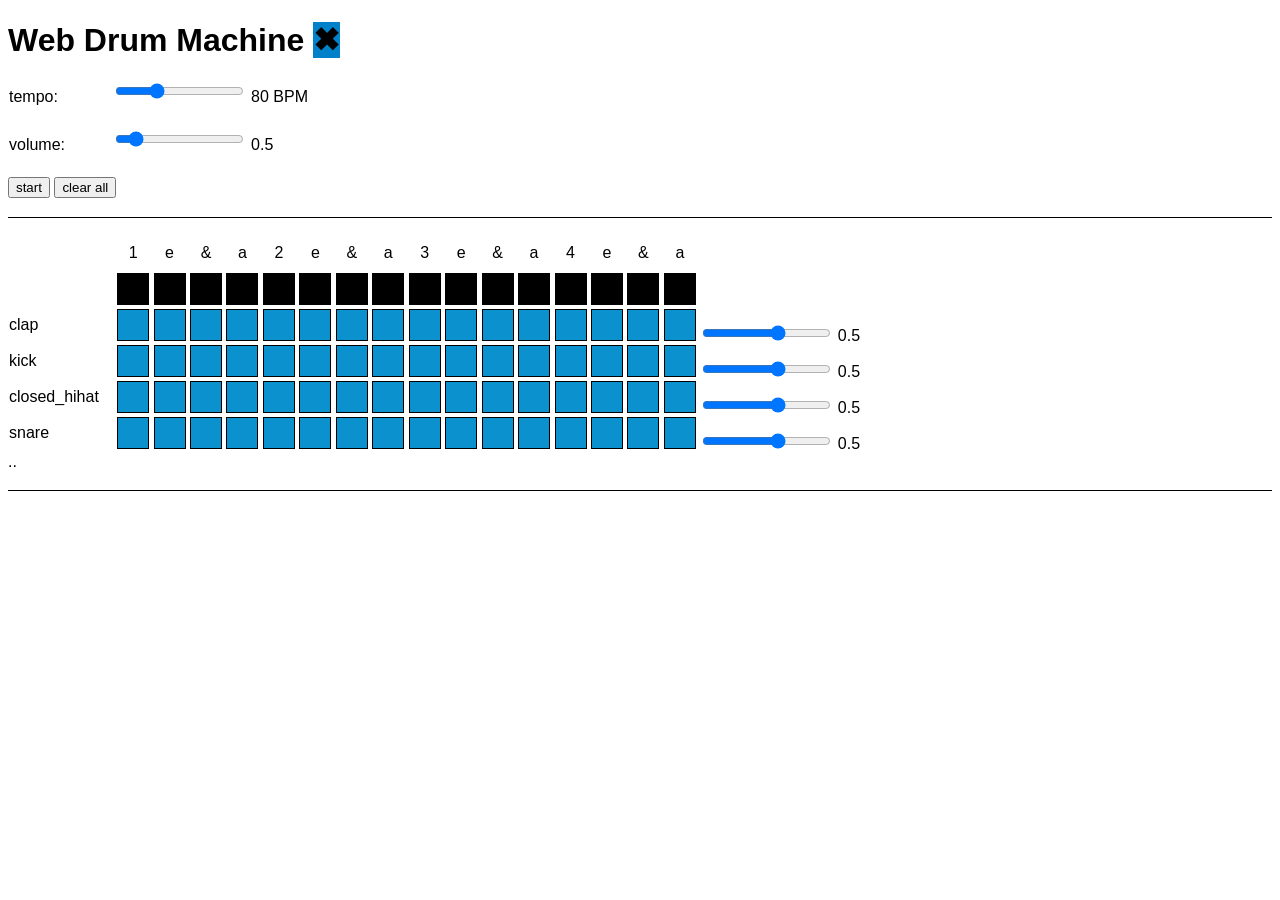
<file: index.html>
<!DOCTYPE html>
<html>
    <head>
        <meta charset="utf-8" />
        <title>web-project</title>
        <meta name="viewport" content="width=device-width, initial-scale=1">
        <link rel="stylesheet" type="text/css" media="screen" href="css/main.css" />
        <script src="libs/p5.js" type="text/javascript"></script>
        <script src="libs/p5.sound.js" type="text/javascript"></script>
        <script src="js/main.js" type="text/javascript" defer></script>
        <script src="js/rows.js" type="text/javascript" defer></script>
    
    </head>
    
    <body>
        <div id="controls">
            <h1>Web Drum Machine <span id="okc">✖</span></h1>
            <p><span class="centered_text">tempo: </span><input type="range" min="10" max="240" step="1" value="80" id="sliderBPM" > <span class="centered_text" id="valueBPM">80 BPM</span></p>
            <p><span class="centered_text">volume: </span><input type="range" min="0" max="5" step="0.2" value="0.5" id="volumeSlider" > <span class="centered_text" id="volumeValue">0.5</span></p>
            <span ><button id="playButton">start/stop</button> <button id="clearButton">clear all</button></span>
        </div>

        <div id ="NOSELECT">
            <div  id ="markings">
                <div class=centered_text></div>
                <div class=markings>1</div>
                <div class=markings>e</div>
                <div class=markings>&</div>
                <div class=markings>a</div>
                <div class=markings>2</div>
                <div class=markings>e</div>
                <div class=markings>&</div>
                <div class=markings>a</div>
                <div class=markings>3</div>
                <div class=markings>e</div>
                <div class=markings>&</div>
                <div class=markings>a</div>
                <div class=markings>4</div>
                <div class=markings>e</div>
                <div class=markings>&</div>
                <div class=markings>a</div>
            </div>
            <div  id ="progress_bar">
                <div class="centered_text"></div>
                <div id="prog0" class="progress_off pattern_0"></div>
                <div id="prog1" class="progress_off pattern_0"></div>
                <div id="prog2" class="progress_off pattern_0"></div>
                <div id="prog3" class="progress_off pattern_0"></div>
                <div id="prog4" class="progress_off pattern_0"></div>
                <div id="prog5" class="progress_off pattern_0"></div>
                <div id="prog6" class="progress_off pattern_0"></div>
                <div id="prog7" class="progress_off pattern_0"></div>
                <div id="prog8" class="progress_off pattern_0"></div>
                <div id="prog9" class="progress_off pattern_0"></div>
                <div id="prog10" class="progress_off pattern_0"></div>
                <div id="prog11" class="progress_off pattern_0"></div>
                <div id="prog12" class="progress_off pattern_0"></div>
                <div id="prog13" class="progress_off pattern_0"></div>
                <div id="prog14" class="progress_off pattern_0"></div>
                <div id="prog15" class="progress_off pattern_0"></div>
            </div>
            <div id ="pat1_container">
                <div id="pat1_name" class="centered_text">sample_name</div>
                <div id="p1_0" class="unclicked_box pattern_1"></div>
                <div id="p1_1" class="unclicked_box pattern_1"></div>
                <div id="p1_2" class="unclicked_box pattern_1"></div>
                <div id="p1_3" class="unclicked_box pattern_1"></div>
                <div id="p1_4" class="unclicked_box pattern_1 "></div>
                <div id="p1_5" class="unclicked_box pattern_1"></div>
                <div id="p1_6" class="unclicked_box pattern_1"></div>
                <div id="p1_7" class="unclicked_box pattern_1"></div>
                <div id="p1_8" class="unclicked_box pattern_1 "></div>
                <div id="p1_9" class="unclicked_box pattern_1"></div>
                <div id="p1_10" class="unclicked_box pattern_1"></div>
                <div id="p1_11" class="unclicked_box pattern_1"></div>
                <div id="p1_12" class="unclicked_box pattern_1 "></div>
                <div id="p1_13" class="unclicked_box pattern_1"></div>
                <div id="p1_14" class="unclicked_box pattern_1"></div>
                <div id="p1_15" class="unclicked_box pattern_1"></div>
                <input type="range" min="0" max="1" step="0.2" value="0.5" id="pat1VolumeSlider" >
                <span id="pat1VolumeValue">0.5</span>
            </div>
            <div id ="pat2_container">
                <div id="pat2_name" class="centered_text">sample_name</div>
                <div id="p2_0" class="unclicked_box pattern_2 "></div>
                <div id="p2_1" class="unclicked_box pattern_2"></div>
                <div id="p2_2" class="unclicked_box pattern_2"></div>
                <div id="p2_3" class="unclicked_box pattern_2"></div>
                <div id="p2_4" class="unclicked_box pattern_2 "></div>
                <div id="p2_5" class="unclicked_box pattern_2"></div>
                <div id="p2_6" class="unclicked_box pattern_2"></div>
                <div id="p2_7" class="unclicked_box pattern_2"></div>
                <div id="p2_8" class="unclicked_box pattern_2 "></div>
                <div id="p2_9" class="unclicked_box pattern_2"></div>
                <div id="p2_10" class="unclicked_box pattern_2"></div>
                <div id="p2_11" class="unclicked_box pattern_2"></div>
                <div id="p2_12" class="unclicked_box pattern_2 "></div>
                <div id="p2_13" class="unclicked_box pattern_2"></div>
                <div id="p2_14" class="unclicked_box pattern_2"></div>
                <div id="p2_15" class="unclicked_box pattern_2"></div> 
                <input type="range" min="0" max="1" step="0.2" value="0.5" id="pat2VolumeSlider" >
                <span id="pat2VolumeValue">0.5</span>
            </div>
            <div id ="pat3_container">
                <div id="pat3_name" class="centered_text">sample_name</div>
                <div id="p3_0" class="unclicked_box pattern_3 "></div>
                <div id="p3_1" class="unclicked_box pattern_3"></div>
                <div id="p3_2" class="unclicked_box pattern_3"></div>
                <div id="p3_3" class="unclicked_box pattern_3"></div>
                <div id="p3_4" class="unclicked_box pattern_3 "></div>
                <div id="p3_5" class="unclicked_box pattern_3"></div>
                <div id="p3_6" class="unclicked_box pattern_3"></div>
                <div id="p3_7" class="unclicked_box pattern_3"></div>
                <div id="p3_8" class="unclicked_box pattern_3 "></div>
                <div id="p3_9" class="unclicked_box pattern_3"></div>
                <div id="p3_10" class="unclicked_box pattern_3"></div>
                <div id="p3_11" class="unclicked_box pattern_3"></div>
                <div id="p3_12" class="unclicked_box pattern_3 "></div>
                <div id="p3_13" class="unclicked_box pattern_3"></div>
                <div id="p3_14" class="unclicked_box pattern_3"></div>
                <div id="p3_15" class="unclicked_box pattern_3"></div> 
                <input type="range" min="0" max="1" step="0.2" value="0.5" id="pat3VolumeSlider" >
                <span id="pat3VolumeValue">0.5</span>
            </div>
            <div id ="pat4_container">
                <div id="pat4_name" class="centered_text">sample_name</div>
                <div id="p4_0" class="unclicked_box pattern_4 "></div>
                <div id="p4_1" class="unclicked_box pattern_4"></div>
                <div id="p4_2" class="unclicked_box pattern_4"></div>
                <div id="p4_3" class="unclicked_box pattern_4"></div>
                <div id="p4_4" class="unclicked_box pattern_4 "></div>
                <div id="p4_5" class="unclicked_box pattern_4"></div>
                <div id="p4_6" class="unclicked_box pattern_4"></div>
                <div id="p4_7" class="unclicked_box pattern_4"></div>
                <div id="p4_8" class="unclicked_box pattern_4 "></div>
                <div id="p4_9" class="unclicked_box pattern_4"></div>
                <div id="p4_10" class="unclicked_box pattern_4"></div>
                <div id="p4_11" class="unclicked_box pattern_4"></div>
                <div id="p4_12" class="unclicked_box pattern_4 "></div>
                <div id="p4_13" class="unclicked_box pattern_4"></div>
                <div id="p4_14" class="unclicked_box pattern_4"></div>
                <div id="p4_15" class="unclicked_box pattern_4"></div> 
                <input type="range" min="0" max="1" step="0.2" value="0.5" id="pat4VolumeSlider" >
                <span id="pat4VolumeValue">0.5</span>
            </div>

    </body>
</html>..
</file>
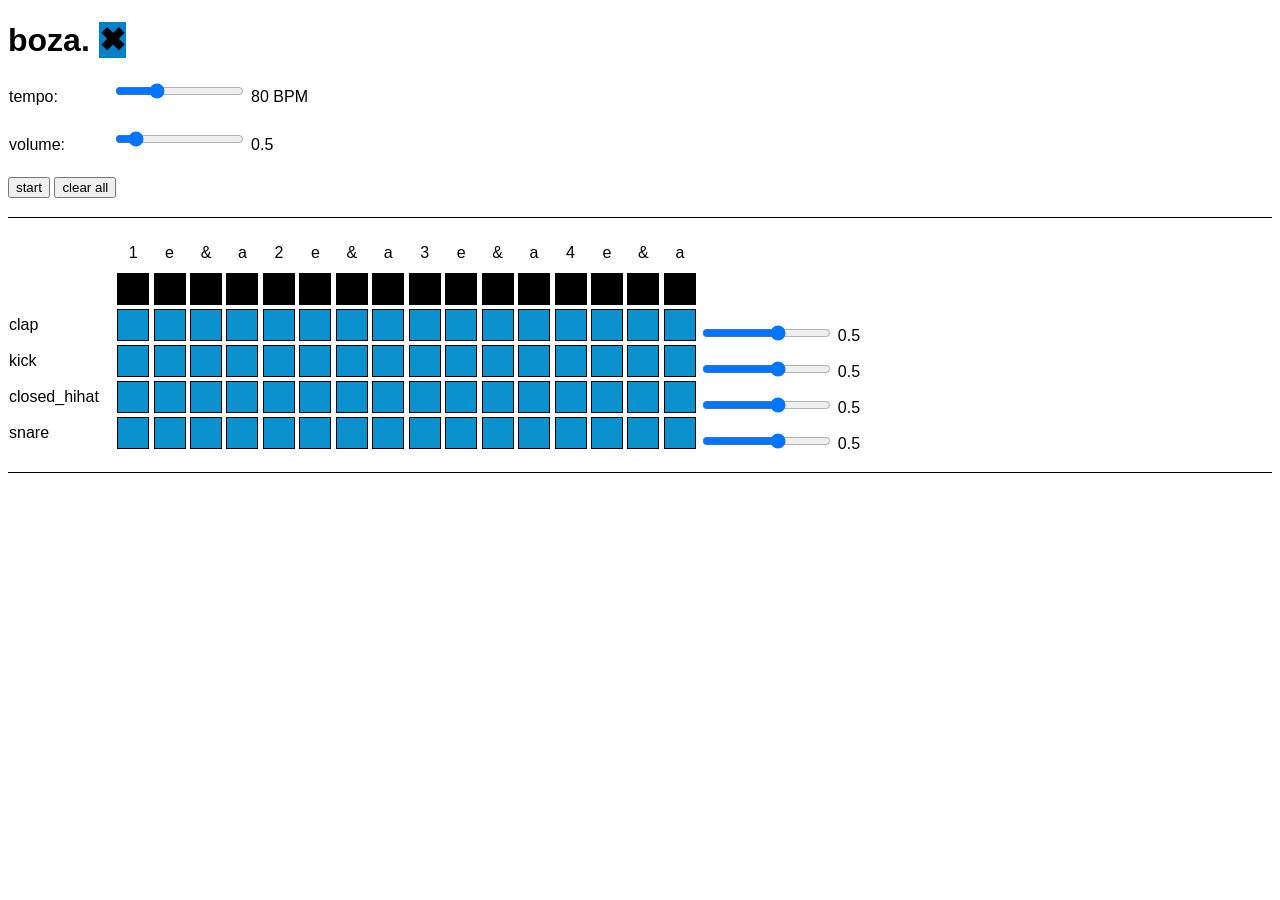
<file: a.html>
<!DOCTYPE html>
<html>
    <head>
        <meta charset="utf-8" />
        <title>web-project</title>
        <meta name="viewport" content="width=device-width, initial-scale=1">
        <link rel="stylesheet" type="text/css" media="screen" href="main.css" />
        <script src="libs/p5.js" type="text/javascript"></script>
        <script src="libs/p5.sound.js" type="text/javascript"></script>
        <script src="main.js" type="text/javascript" defer></script>
        <script src="rows.js" type="text/javascript" defer></script>
    
    </head>
    
    <body>
        <div id="controls">
            <h1>boza.  <span id="okc">✖</span></h1>
            <p><span class="centered_text">tempo: </span><input type="range" min="10" max="240" step="1" value="80" id="sliderBPM" > <span class="centered_text" id="valueBPM">80 BPM</span></p>
            <p><span class="centered_text">volume: </span><input type="range" min="0" max="5" step="0.2" value="0.5" id="volumeSlider" > <span class="centered_text" id="volumeValue">0.5</span></p>
            <span ><button id="playButton">start/stop</button> <button id="clearButton">clear all</button></span>
        </div>

        <div id ="NOSELECT">
            <div  id ="markings">
                <div class=centered_text></div>
                <div class=markings>1</div>
                <div class=markings>e</div>
                <div class=markings>&</div>
                <div class=markings>a</div>
                <div class=markings>2</div>
                <div class=markings>e</div>
                <div class=markings>&</div>
                <div class=markings>a</div>
                <div class=markings>3</div>
                <div class=markings>e</div>
                <div class=markings>&</div>
                <div class=markings>a</div>
                <div class=markings>4</div>
                <div class=markings>e</div>
                <div class=markings>&</div>
                <div class=markings>a</div>
            </div>
            <div  id ="progress_bar">
                <div class="centered_text"></div>
                <div id="prog0" class="progress_off pattern_0"></div>
                <div id="prog1" class="progress_off pattern_0"></div>
                <div id="prog2" class="progress_off pattern_0"></div>
                <div id="prog3" class="progress_off pattern_0"></div>
                <div id="prog4" class="progress_off pattern_0"></div>
                <div id="prog5" class="progress_off pattern_0"></div>
                <div id="prog6" class="progress_off pattern_0"></div>
                <div id="prog7" class="progress_off pattern_0"></div>
                <div id="prog8" class="progress_off pattern_0"></div>
                <div id="prog9" class="progress_off pattern_0"></div>
                <div id="prog10" class="progress_off pattern_0"></div>
                <div id="prog11" class="progress_off pattern_0"></div>
                <div id="prog12" class="progress_off pattern_0"></div>
                <div id="prog13" class="progress_off pattern_0"></div>
                <div id="prog14" class="progress_off pattern_0"></div>
                <div id="prog15" class="progress_off pattern_0"></div>
            </div>
            <div id ="pat1_container">
                <div id="pat1_name" class="centered_text">sample_name</div>
                <div id="p1_0" class="unclicked_box pattern_1"></div>
                <div id="p1_1" class="unclicked_box pattern_1"></div>
                <div id="p1_2" class="unclicked_box pattern_1"></div>
                <div id="p1_3" class="unclicked_box pattern_1"></div>
                <div id="p1_4" class="unclicked_box pattern_1 "></div>
                <div id="p1_5" class="unclicked_box pattern_1"></div>
                <div id="p1_6" class="unclicked_box pattern_1"></div>
                <div id="p1_7" class="unclicked_box pattern_1"></div>
                <div id="p1_8" class="unclicked_box pattern_1 "></div>
                <div id="p1_9" class="unclicked_box pattern_1"></div>
                <div id="p1_10" class="unclicked_box pattern_1"></div>
                <div id="p1_11" class="unclicked_box pattern_1"></div>
                <div id="p1_12" class="unclicked_box pattern_1 "></div>
                <div id="p1_13" class="unclicked_box pattern_1"></div>
                <div id="p1_14" class="unclicked_box pattern_1"></div>
                <div id="p1_15" class="unclicked_box pattern_1"></div>
                <input type="range" min="0" max="1" step="0.2" value="0.5" id="pat1VolumeSlider" >
                <span id="pat1VolumeValue">0.5</span>
            </div>
            <div id ="pat2_container">
                <div id="pat2_name" class="centered_text">sample_name</div>
                <div id="p2_0" class="unclicked_box pattern_2 "></div>
                <div id="p2_1" class="unclicked_box pattern_2"></div>
                <div id="p2_2" class="unclicked_box pattern_2"></div>
                <div id="p2_3" class="unclicked_box pattern_2"></div>
                <div id="p2_4" class="unclicked_box pattern_2 "></div>
                <div id="p2_5" class="unclicked_box pattern_2"></div>
                <div id="p2_6" class="unclicked_box pattern_2"></div>
                <div id="p2_7" class="unclicked_box pattern_2"></div>
                <div id="p2_8" class="unclicked_box pattern_2 "></div>
                <div id="p2_9" class="unclicked_box pattern_2"></div>
                <div id="p2_10" class="unclicked_box pattern_2"></div>
                <div id="p2_11" class="unclicked_box pattern_2"></div>
                <div id="p2_12" class="unclicked_box pattern_2 "></div>
                <div id="p2_13" class="unclicked_box pattern_2"></div>
                <div id="p2_14" class="unclicked_box pattern_2"></div>
                <div id="p2_15" class="unclicked_box pattern_2"></div> 
                <input type="range" min="0" max="1" step="0.2" value="0.5" id="pat2VolumeSlider" >
                <span id="pat2VolumeValue">0.5</span>
            </div>
            <div id ="pat3_container">
                <div id="pat3_name" class="centered_text">sample_name</div>
                <div id="p3_0" class="unclicked_box pattern_3 "></div>
                <div id="p3_1" class="unclicked_box pattern_3"></div>
                <div id="p3_2" class="unclicked_box pattern_3"></div>
                <div id="p3_3" class="unclicked_box pattern_3"></div>
                <div id="p3_4" class="unclicked_box pattern_3 "></div>
                <div id="p3_5" class="unclicked_box pattern_3"></div>
                <div id="p3_6" class="unclicked_box pattern_3"></div>
                <div id="p3_7" class="unclicked_box pattern_3"></div>
                <div id="p3_8" class="unclicked_box pattern_3 "></div>
                <div id="p3_9" class="unclicked_box pattern_3"></div>
                <div id="p3_10" class="unclicked_box pattern_3"></div>
                <div id="p3_11" class="unclicked_box pattern_3"></div>
                <div id="p3_12" class="unclicked_box pattern_3 "></div>
                <div id="p3_13" class="unclicked_box pattern_3"></div>
                <div id="p3_14" class="unclicked_box pattern_3"></div>
                <div id="p3_15" class="unclicked_box pattern_3"></div> 
                <input type="range" min="0" max="1" step="0.2" value="0.5" id="pat3VolumeSlider" >
                <span id="pat3VolumeValue">0.5</span>
            </div>
            <div id ="pat4_container">
                <div id="pat4_name" class="centered_text">sample_name</div>
                <div id="p4_0" class="unclicked_box pattern_4 "></div>
                <div id="p4_1" class="unclicked_box pattern_4"></div>
                <div id="p4_2" class="unclicked_box pattern_4"></div>
                <div id="p4_3" class="unclicked_box pattern_4"></div>
                <div id="p4_4" class="unclicked_box pattern_4 "></div>
                <div id="p4_5" class="unclicked_box pattern_4"></div>
                <div id="p4_6" class="unclicked_box pattern_4"></div>
                <div id="p4_7" class="unclicked_box pattern_4"></div>
                <div id="p4_8" class="unclicked_box pattern_4 "></div>
                <div id="p4_9" class="unclicked_box pattern_4"></div>
                <div id="p4_10" class="unclicked_box pattern_4"></div>
                <div id="p4_11" class="unclicked_box pattern_4"></div>
                <div id="p4_12" class="unclicked_box pattern_4 "></div>
                <div id="p4_13" class="unclicked_box pattern_4"></div>
                <div id="p4_14" class="unclicked_box pattern_4"></div>
                <div id="p4_15" class="unclicked_box pattern_4"></div> 
                <input type="range" min="0" max="1" step="0.2" value="0.5" id="pat4VolumeSlider" >
                <span id="pat4VolumeValue">0.5</span>
            </div>

    </body>
</html>
</file>
<file: css/main.css>
#okc{
    color: black;
    background-color: #0181CA;
    text-align: center;
}

::selection{
    background: #f7c82c;
}

#markings, #progress_bar, #pat1_container, #pat2_container, #pat3_container, #pat4_container {
    height: 36px;
}

html{
    background-color: #ffffff;
    font-family: Arial;
}

/* OPTIMIZEEEEE */

/* DYNAMIC SCALING?? */

#controls {
    padding-bottom: 1.5%;
}

#NOSELECT {
    -webkit-user-select: none; /* Safari 3.1+ */
    -moz-user-select: none; /* Firefox 2+ */
    -ms-user-select: none; /* IE 10+ */
    user-select: none; /* Standard syntax */
    padding-top: 1.5%;
    padding-bottom: 1.5%;
    border-top: 1px solid black;
    border-bottom: 1px solid black;
    width: device-width;
}

.markings{
    display: inline-block;
    width: 30px;
    height: 30px;
    /*background-color: #F4F6F5;*/
    border: 1px solid #ffffff;
    text-align: center;
    line-height: 30px; 
}

.clicked_box {
    display: inline-block;
    width: 30px;
    height: 30px;
    border: 1px solid black;
    background-color: #f7c82c;
}

.unclicked_box {
    display: inline-block;
    width: 30px;
    height: 30px;
    border: 1px solid black;
    background-color: #0B91CE;
}

.progress_on {
    display: inline-block;
    width: 30px;
    height: 30px;
    border: 1px solid black;
    /*background-color: greenyellow;*/
    background-color: #f7c82c;
}

.progress_off {
    display: inline-block;
    width: 30px;
    height: 30px;
    border: 1px solid black;
    background-color: black;
}

.centered_text {
    vertical-align:top;
    display: inline-block;
    width: 90px;
    height: 30px;
    border: 1px solid #ffffff;
    line-height: 30px;   /*for text position*/
    padding-right: 1%;

}
</file>
<file: main.css>
#okc{
    color: black;
    background-color: #0181CA;
    text-align: center;
}

::selection{
    background: #f7c82c;
}

#markings, #progress_bar, #pat1_container, #pat2_container, #pat3_container, #pat4_container {
    height: 36px;
}

html{
    background-color: #ffffff;
    font-family: Arial;
}

/* OPTIMIZEEEEE */

/* DYNAMIC SCALING?? */

#controls {
    padding-bottom: 1.5%;
}

#NOSELECT {
    -webkit-user-select: none; /* Safari 3.1+ */
    -moz-user-select: none; /* Firefox 2+ */
    -ms-user-select: none; /* IE 10+ */
    user-select: none; /* Standard syntax */
    padding-top: 1.5%;
    padding-bottom: 1.5%;
    border-top: 1px solid black;
    border-bottom: 1px solid black;
    width: device-width;
}

.markings{
    display: inline-block;
    width: 30px;
    height: 30px;
    /*background-color: #F4F6F5;*/
    border: 1px solid #ffffff;
    text-align: center;
    line-height: 30px; 
}

.clicked_box {
    display: inline-block;
    width: 30px;
    height: 30px;
    border: 1px solid black;
    background-color: #f7c82c;
}

.unclicked_box {
    display: inline-block;
    width: 30px;
    height: 30px;
    border: 1px solid black;
    background-color: #0B91CE;
}

.progress_on {
    display: inline-block;
    width: 30px;
    height: 30px;
    border: 1px solid black;
    /*background-color: greenyellow;*/
    background-color: #f7c82c;
}

.progress_off {
    display: inline-block;
    width: 30px;
    height: 30px;
    border: 1px solid black;
    background-color: black;
}

.centered_text {
    vertical-align:top;
    display: inline-block;
    width: 90px;
    height: 30px;
    border: 1px solid #ffffff;
    line-height: 30px;   /*for text position*/
    padding-right: 1%;

}
</file>
